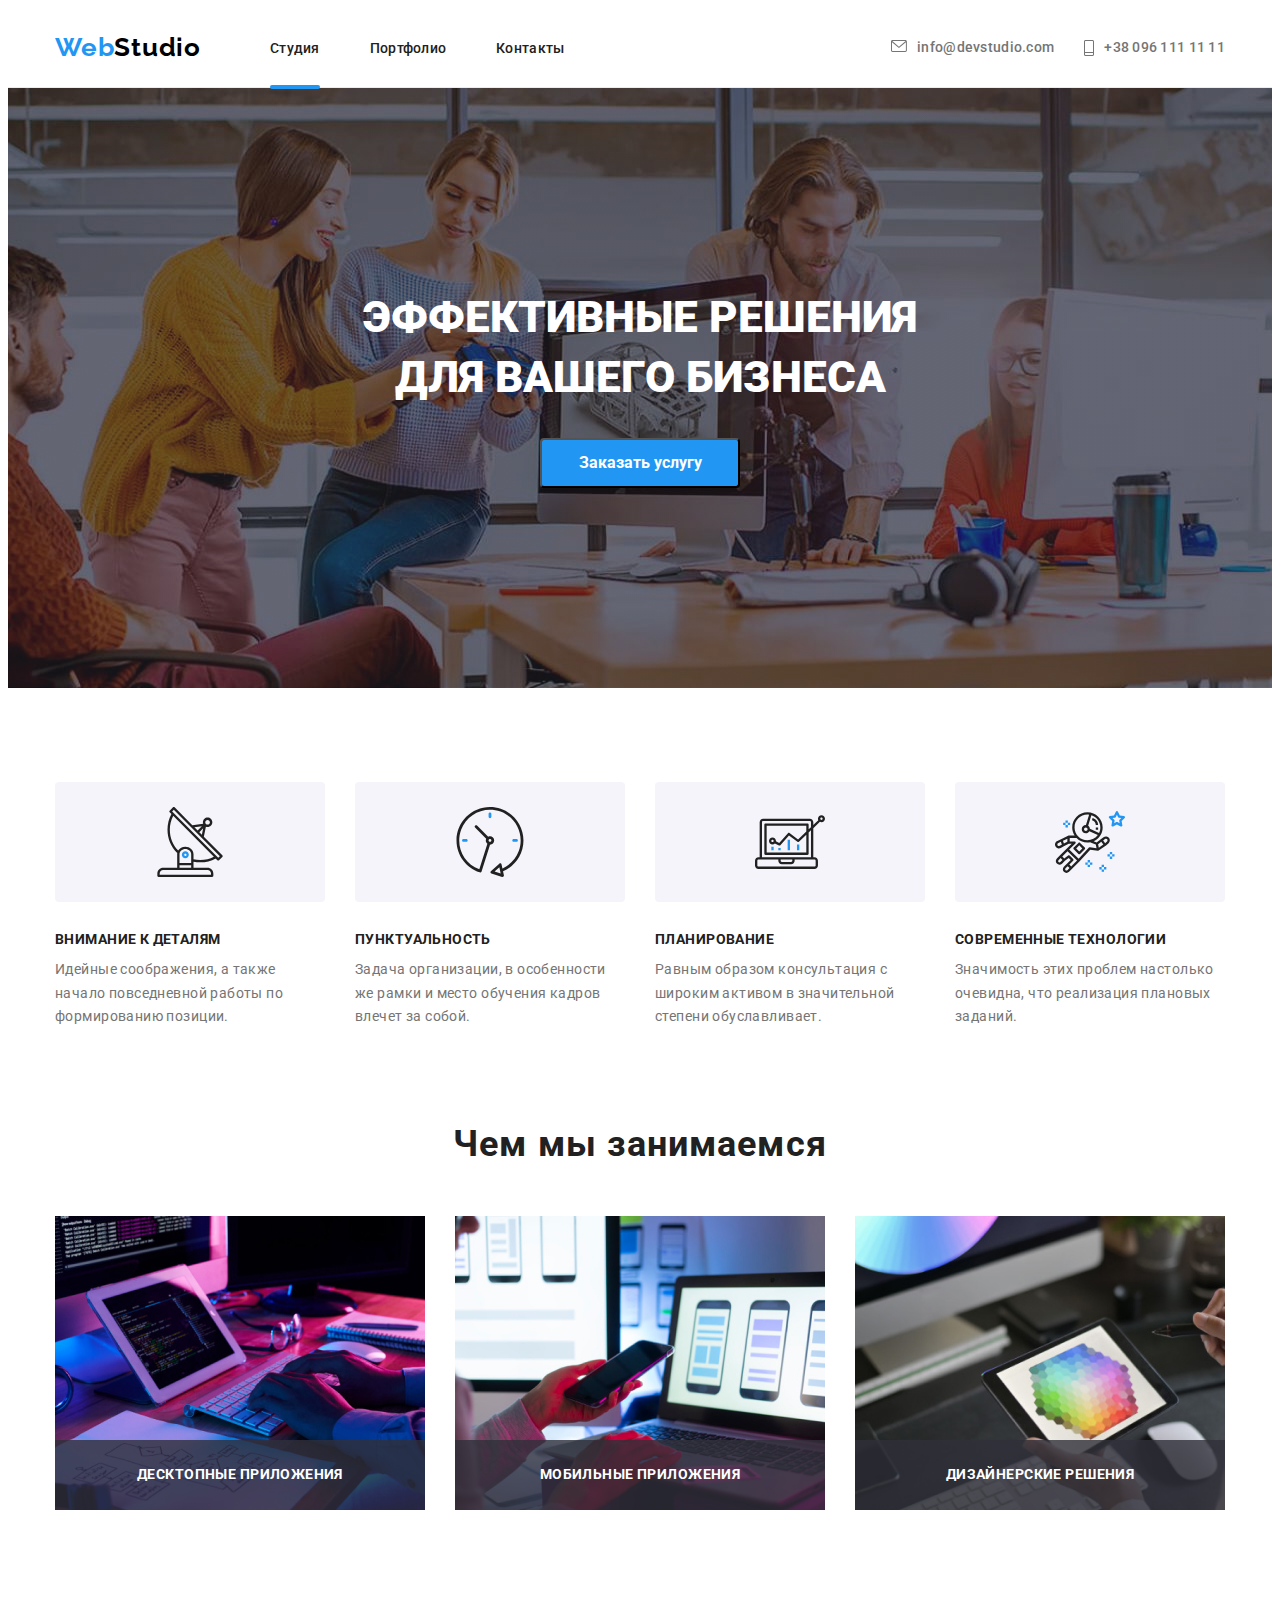
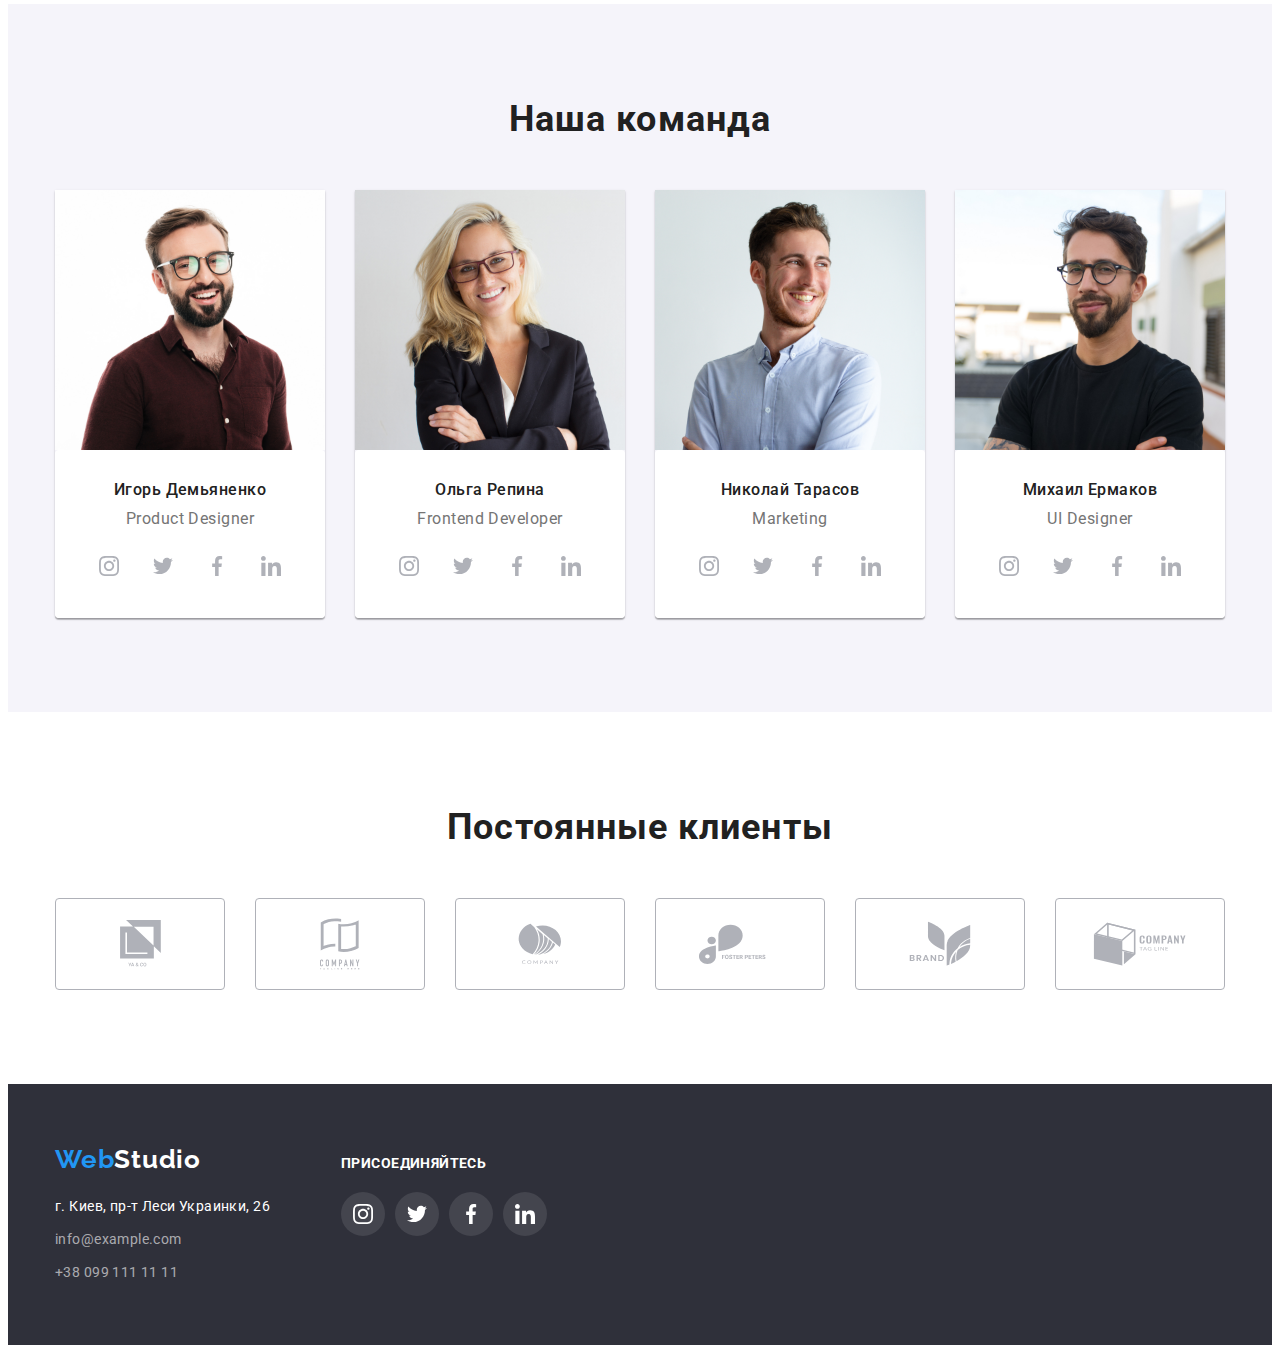
<file: index.html>
<!DOCTYPE html>
<html lang="ru">
<head>
    <meta charset="UTF-8">
    <meta http-equiv="X-UA-Compatible" content="IE=edge">
    <meta name="viewport" content="width=device-width, initial-scale=1.0">
    <title>Document</title> 
    <link rel="preconnect" href="https://fonts.googleapis.com">
    <link rel="preconnect" href="https://fonts.gstatic.com" crossorigin>
    <link href="https://fonts.googleapis.com/css2?family=Raleway:wght@700&family=Roboto:wght@400;500;700;900&display=swap" rel="stylesheet">
    <link rel="stylesheet" href="https://cdnjs.cloudflare.com/ajax/libs/modern-normalize/1.1.0/modern-normalize.min.css" integrity="sha512-wpPYUAdjBVSE4KJnH1VR1HeZfpl1ub8YT/NKx4PuQ5NmX2tKuGu6U/JRp5y+Y8XG2tV+wKQpNHVUX03MfMFn9Q==" crossorigin="anonymous" referrerpolicy="no-referrer" />
    <link rel="stylesheet" href="./css/styles.css" />
</head>

<body>
<header class="header">
    <div class="container">
<nav class="header-nav">
    <a class="logo link" href="" lang="en">Web<span class="logo-accent">Studio</span></a>
    
    <ul class="header-list list"> 
        <li class="header-item"><a href="./index.html" class="header-link link studia curent ">Студия</a></li>
        <li class="header-item"><a href="./portfolio.html" class="header-link link portfolio">Портфолио</a></li>
        <li class="header-item"><a href="" class="header-link link contacts">Контакты</a></li>
    </ul>
</nav>
    <ul class="header-connect list">
        <li class="header-connect-item"><a href="mailto:info@devstudio.com" class="header-mail link">
        <svg class="header-icon" width="16" height="12">
            <use href="./img/icons-four.svg#icon-envelope"></use>
        </svg> info@devstudio.com</a>
        </li>
        <li class="header-connect-item"><a href="tel:+380961111111" class="header-tel link">
        <svg class="header-icon" width="10" height="16">
            <use href="./img/icons-four.svg#icon-Vector"></use>
        </svg> +38 096 111 11 11</a>
        </li>
    </ul>
</div>

</header>

<main>   
<section class="business">
    <div class="container">
        <h1 class="main-title">ЭФФЕКТИВНЫЕ РЕШЕНИЯ <br>ДЛЯ ВАШЕГО БИЗНЕСА</h1>
        <button type="button" class="business-btn" data-modal-open>Заказать услугу</button>
    </div>
</section>
<section class="option">
        <ul class="option-soc-list list">
            <li class="option-soc-item">
                <div class="option-soc">
                <svg class="option-soc-icon" width="70" height="70">
                    <use href="./img/icons-three.svg#icon-antenna-1"></use>
                </svg>
                </div>
            </li>
            <li class="option-soc-item">
                <div class="option-soc">
                <svg class="option-soc-icon" width="70" height="70">
                    <use href="./img/icons-three.svg#icon-clock-1"></use>
                </svg>
                </div>
            </li>
            <li class="option-soc-item">
                <div class="option-soc">
                <svg class="option-soc-icon" width="70" height="70">
                    <use href="./img/icons-three.svg#icon-diagram-1"></use>
                </svg>
                </div>
            </li>
            <li class="option-soc-item">
                <div class="option-soc">
                <svg class="option-soc-icon" width="70" height="70">
                    <use href="./img/icons-three.svg#icon-astronaut-1"></use>
                </svg>
                </div>
            </li>
        </ul>
    <div class="container">
    <ul class="option-list list">
    <li class="option-item "> 
        <h3 class="option-item-title ">Внимание к деталям</h3>
    <p class="option-item-text">Идейные соображения, а также начало повседневной работы по формированию позиции. </p>
</li>
    <li class="option-item">
        <h3 class="option-item-title">Пунктуальность </h3>
    <p class="option-item-text">Задача организации, в особенности же рамки и место обучения кадров влечет за собой.</p>
</li>
    <li class="option-item">
        <h3 class="option-item-title">Планирование</h3>
    <p class="option-item-text">Равным образом консультация с широким активом в значительной степени обуславливает.</p>
</li>
    <li class="option-item">
        <h3 class="option-item-title">Современные технологии</h3>
    <p class="option-item-text">Значимость этих проблем настолько очевидна, что реализация плановых заданий.</p>
</li>
</ul>
</div>
</section>
<section class="work">
<div class="container">
<h2 class="work-title">Чем мы занимаемся</h2>
<ul class="work-list list">
    <li class="work-item">
        <div class="thumb list">
            <img src="img/cod.jpg" alt="верстка" width="370" height="294" class="work-pict">
            <p class="pre-text">Десктопные приложения</p> 
        </div>
    </li>
        
    <li class="work-item">
        <div class="thumb">
            <img src="img/telephone.jpg" alt="верстка" width="370" height="294"  class="work-pict">
            <p class="pre-text">Мобильные приложения</p>
        </div>
    </li>
    <li class="work-item">
        <div class="thumb">
            <img src="img/laptop.jpg" alt="верстка" width="370" height="294" class="work-pict">
            <p class="pre-text">Дизайнерские решения</p>
        </div>
    </li>
</ul>
</div>
</section>
<section class="hero">
    <div class="container">
<h2 class="hero-title">Наша команда</h2>
<ul class="hero-list list">
    <li class="hero-item">       
        <img src="./img/igor.jpg" alt="работник1" width="270" height="260"  class="hero-pict">
        <div class="about-people">
        <h3 class="hero-name">Игорь Демьяненко</h3>
        <p class="hero-work">Product Designer</p>
        <ul class="hero-soc-list list">
            <li class="hero-soc-item"><a href="" class="hero-soc-link link">
                <svg class="hero-soc-icon" width="20" height="20">
                    <use href="./img/icons.svg#icon-instagram-2-1"></use>
                </svg>
            </a></li>
            <li class="hero-soc-item"><a href="" class="hero-soc-link link">
                <svg class="hero-soc-icon" width="20" height="20">
                    <use href="./img/icons.svg#icon-twitter-1-1"></use>
                </svg>
            </a></li>
            <li class="hero-soc-item"><a href="" class="hero-soc-link link">
                <svg class="hero-soc-icon" width="20" height="20">
                    <use href="./img/icons.svg#icon-facebook-1-1"></use>
                </svg>
            </a></li>
            <li class="hero-soc-item"><a href="" class="hero-soc-link link">
                <svg class="hero-soc-icon" width="20" height="20">
                    <use href="./img/icons.svg#icon-linkedin-1-1"></use>
                </svg>
            </a></li>
        </ul>
        </div>
    </li>

    <li class="hero-item">
                            
        <img src="./img/olha.jpg" alt="работник2" width="270" height="260" class="hero-pict">
        <div class="about-people">
        <h3 class="hero-name">Ольга Репина</h3>
        <p class="hero-work">Frontend Developer</p>
        <ul class="hero-soc-list list">
            <li class="hero-soc-item"><a href="" class="hero-soc-link link">
                <svg class="hero-soc-icon" width="20" height="20">
                    <use href="./img/icons.svg#icon-instagram-2-1"></use>
                </svg>
            </a></li>
            <li class="hero-soc-item"><a href="" class="hero-soc-link link">
                <svg class="hero-soc-icon" width="20" height="20">
                    <use href="./img/icons.svg#icon-twitter-1-1"></use>
                </svg>
            </a></li>
            <li class="hero-soc-item"><a href="" class="hero-soc-link link">
                <svg class="hero-soc-icon" width="20" height="20">
                    <use href="./img/icons.svg#icon-facebook-1-1"></use>
                </svg>
            </a></li>
            <li class="hero-soc-item"><a href="" class="hero-soc-link link">
                <svg class="hero-soc-icon" width="20" height="20">
                    <use href="./img/icons.svg#icon-linkedin-1-1"></use>
                </svg>
            </a></li>
        </ul>
        </div>   
    </li>
    <li class="hero-item">                
        <img src="./img/nikolay.jpg" alt="работник3" width="270" height="260" class="hero-pict">
        <div class="about-people">
        <h3 class="hero-name">Николай Тарасов</h3>
        <p class="hero-work">Marketing</p>
        <ul class="hero-soc-list list">
            <li class="hero-soc-item"><a href="" class="hero-soc-link link">
                <svg class="hero-soc-icon" width="20" height="20">
                    <use href="./img/icons.svg#icon-instagram-2-1"></use>
                </svg>
            </a></li>
            <li class="hero-soc-item"><a href="" class="hero-soc-link link">
                <svg class="hero-soc-icon" width="20" height="20">
                    <use href="./img/icons.svg#icon-twitter-1-1"></use>
                </svg>
            </a></li>
            <li class="hero-soc-item"><a href="" class="hero-soc-link link">
                <svg class="hero-soc-icon" width="20" height="20">
                    <use href="./img/icons.svg#icon-facebook-1-1"></use>
                </svg>
            </a></li>
            <li class="hero-soc-item"><a href="" class="hero-soc-link link">
                <svg class="hero-soc-icon" width="20" height="20">
                    <use href="./img/icons.svg#icon-linkedin-1-1"></use>
                </svg>
            </a></li>
        </ul>
        </div>
    </li>

    <li class="hero-item"> 
        <img src="./img/mihail.jpg" alt="работник4" width="270" height="260" class="hero-pict">
        <div class="about-people">
        <h3 class="hero-name">Михаил Ермаков</h3>
        <p class="hero-work">UI Designer</p> 
        <ul class="hero-soc-list list">
            <li class="hero-soc-item"><a href="" class="hero-soc-link link">
                <svg class="hero-soc-icon" width="20" height="20">
                    <use href="./img/icons.svg#icon-instagram-2-1"></use>
                </svg>
            </a></li>
            <li class="hero-soc-item"><a href="" class="hero-soc-link link">
                <svg class="hero-soc-icon" width="20" height="20">
                    <use href="./img/icons.svg#icon-twitter-1-1"></use>
                </svg>
            </a></li>
            <li class="hero-soc-item"><a href="" class="hero-soc-link link">
                <svg class="hero-soc-icon" width="20" height="20">
                    <use href="./img/icons.svg#icon-facebook-1-1"></use>
                </svg>
            </a></li>
            <li class="hero-soc-item"><a href="" class="hero-soc-link link">
                <svg class="hero-soc-icon" width="20" height="20">
                    <use href="./img/icons.svg#icon-linkedin-1-1"></use>
                </svg>
            </a></li>
        </ul>         
        </div>
    </li>
</ul>
</div>
</section>
<section class="customers">
<h2 class="customers-title">Постоянные клиенты</h2>
<ul class="customers-list list">
    <li class="customers-item"><a href="" class="customers-link">
        <svg class="customers-icon" width="41" height="46.7">
            <use href="./img/icons-two.svg#icon-Union-2"></use>
        </svg>
    </a></li>
    <li class="customers-item"><a href="" class="customers-link">
        <svg class="customers-icon" width="40" height="52">
            <use href="./img/icons-two.svg#icon-Union-1"></use>
        </svg>
    </a></li>
    <li class="customers-item"><a href="" class="customers-link">
        <svg class="customers-icon" width="43.46" height="41.18">
            <use href="./img/icons-two.svg#icon-Object-2"></use>
        </svg>
    </a></li>
    <li class="customers-item"><a href="" class="customers-link">
        <svg class="customers-icon" width="84.44" height="40.62">
            <use href="./img/icons-two.svg#icon-group-2"></use>
        </svg>
    </a></li>
    <li class="customers-item"><a href="" class="customers-link">
        <svg class="customers-icon" width="62.54" height="45.43">
            <use href="./img/icons-two.svg#icon-group-1"></use>
        </svg>
    </a></li>
    <li class="customers-item"><a href="" class="customers-link">
        <svg class="customers-icon" width="93.79" height="43.93">
            <use href="./img/icons-two.svg#icon-Object-1"></use>
        </svg>
    </a></li>
</ul>
</section>
</main>
<footer class="footer">
    <div class="footer-container container">
    <div class="address-container">   
    <a class="logo link" href="" lang="en">Web<span class="logo-accent-two">Studio</span></a>
    <address>
        <ul class="footer-list list">
        <li class="footer-item"><a href="https://bit.ly/3pXMvUd" target="_blank" rel="noopener noreferrer" class="footer-link-place link">г. Киев, пр-т
            Леси Украинки, 26</a> </li>
        <li class="footer-item"><a href="mailto:info@example.com" class="footer-mail link">info@example.com</a> </li>
        <li class="footer-item"><a href="tel:+380991111111" class="footer-tel link">+38 099 111 11 11</a> </li>
        </ul>
    </address>
    </div>
    <div class="join">
        <strong class="join-title">присоединяйтесь</strong>
        <ul class="join-list list">
            <li class="join-item">
                <a href="" class="join-link link">
                    <svg class="join-icon" width="20" height="20">
                        <use href="./img/icons.svg#icon-instagram-2-1"></use>
                    </svg>
                </a>
            </li>
            <li class="join-item">
                <a href="" class="join-link link">
                    <svg class="join-icon" width="20" height="20">
                        <use href="./img/icons.svg#icon-twitter-1-1"></use>
                    </svg>
                </a>
            </li>
            <li class="join-item">
                <a href="" class="join-link link">
                    <svg class="join-icon" width="20" height="20">
                        <use href="./img/icons.svg#icon-facebook-1-1"></use>
                    </svg>
                </a>
            </li>
            <li class="join-item">
                <a href="" class="join-link link">
                    <svg class="join-icon" width="20" height="20">
                        <use href="./img/icons.svg#icon-linkedin-1-1"></use>
                    </svg>
                </a>
            </li>
        </ul>
    </div>
    </div>
    </footer>
    <div class="backdrop is-hidden" data-modal>
        <div class="modal">
            <button type="button" class="window-btn" data-modal-close>
                <svg class="close-icon" width="18" height="18">
                    <use href="/img/close.svg#icon-close"></use>
                </svg>
            </button>
        </div>
    </div>
    <script src="./jc/modal.js"></script>
</body>
</html>
</file>
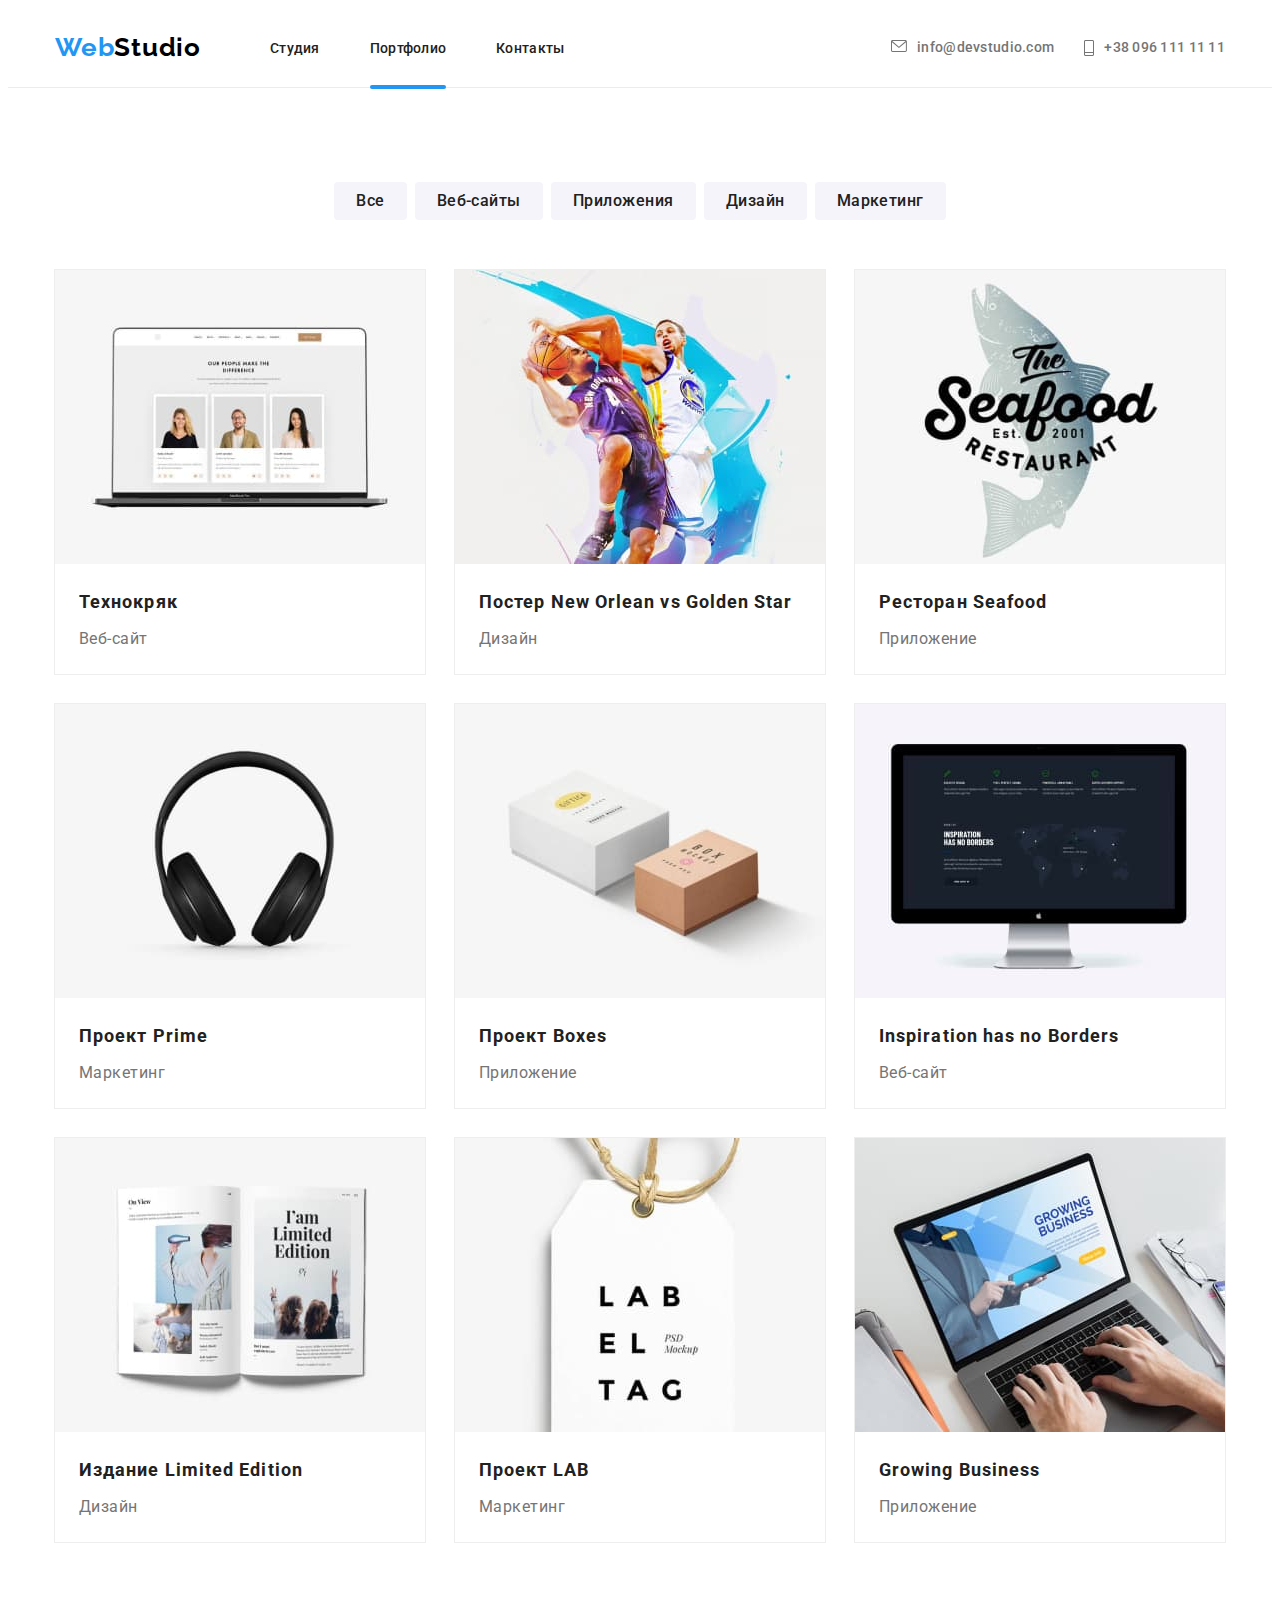
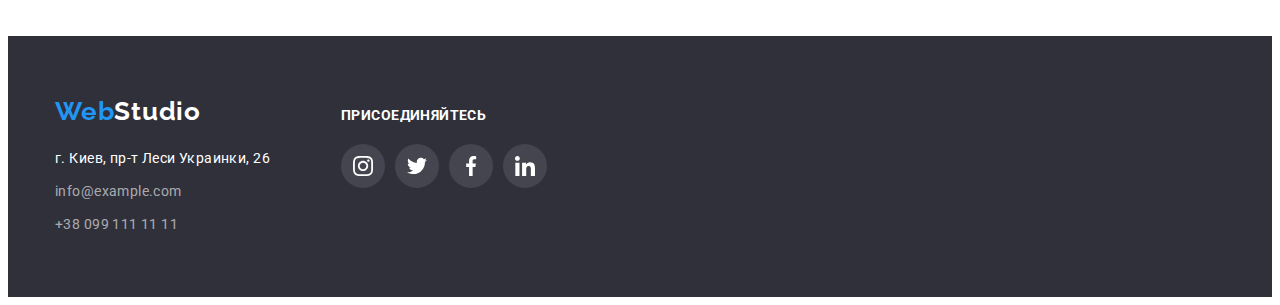
<file: portfolio.html>
<!DOCTYPE html>
<html lang="ru">
<head>
    <meta charset="UTF-8">
    <meta http-equiv="X-UA-Compatible" content="IE=edge">
    <meta name="viewport" content="width=device-width, initial-scale=1.0">
    <title>Document</title>
    <link rel="preconnect" href="https://fonts.googleapis.com">
<link rel="preconnect" href="https://fonts.gstatic.com" crossorigin>
<link href="https://fonts.googleapis.com/css2?family=Raleway:wght@700&family=Roboto:wght@400;500;700;900&display=swap" rel="stylesheet">
<link rel="stylesheet" href="https://cdnjs.cloudflare.com/ajax/libs/modern-normalize/1.1.0/modern-normalize.min.css" integrity="sha512-wpPYUAdjBVSE4KJnH1VR1HeZfpl1ub8YT/NKx4PuQ5NmX2tKuGu6U/JRp5y+Y8XG2tV+wKQpNHVUX03MfMFn9Q==" crossorigin="anonymous" referrerpolicy="no-referrer" />
<link rel="stylesheet" href="./css/styles.css" />
</head>
<body>
    
    <header class="header">
        <div class="container">
    <nav class="header-nav">
        <a class="logo link" href="" lang="en">Web<span class="logo-accent">Studio</span></a>
        
    <ul class="header-list list"> 
        <li class="header-item"><a href="./index.html" class="header-link link studia ">Студия</a></li>
        <li class="header-item"><a href="./portfolio.html" class="header-link link portfolio curent">Портфолио</a></li>
        <li class="header-item"><a href="" class="header-link link contacts">Контакты</a></li>
    </ul>
    </nav>
    <ul class="header-connect list">
        <li class="header-connect-item"><a href="mailto:info@devstudio.com" class="header-mail link">
            <svg class="header-icon" width="16" height="12">
                <use href="./img/icons-four.svg#icon-envelope"></use>
            </svg> info@devstudio.com</a>
        </li>
        <li class="header-connect-item"><a href="tel:+380961111111" class="header-tel link">
            <svg class="header-icon" width="10" height="16">
                <use href="./img/icons-four.svg#icon-Vector"></use>
            </svg> +38 096 111 11 11</a>
        </li>
    </ul>
    </div>
    
    </header>
    <main>
<section class="main-box">
    <div class="container">
    <ul class="main-list list">
        <li class="main-item"><button type="button" class="main-btn">Все</button></li>
        <li class="main-item"><button type="button" class="main-btn">Веб-сайты</button></li>
        <li class="main-item"><button type="button" class="main-btn">Приложения</button></li>
        <li class="main-item"><button type="button" class="main-btn">Дизайн</button></li>
        <li class="main-item"><button type="button" class="main-btn">Маркетинг</button></li>
    </ul>
    <ul class="box-list list">
        <li class="box-item">
            <div class="box-wrap"><a href="" class="box-link link"> <img src="./images/img1.jpg" alt="веб-сайт" width="370" height="294" class="box-photo">
                <p class="box-pre-text">Ресурс предлагает комплексные предложения с разным уровнем функционала и сервисов. Все это позволит посетителю получить исчерпывающие сведения о компании или частном лице.</p>
            </div>
        <div class="about-box">
        <h3 class="box-title">Технокряк</h3>
                    <p class="box-text">Веб-сайт</p>
            </div>    
        </a>
        </li>
        <li class="box-item " >
            <div class="box-wrap">
                <a href="" class="box-link link">  <img src="./images/img2.jpg" alt="дизайн" width="370" height="294" class="box-photo">
                    <p class="box-pre-text">Ресурс предлагает комплексные предложения с разным уровнем функционала и сервисов. Все это позволит посетителю получить исчерпывающие сведения о компании или частном лице.</p>
            </div>
        <div class="about-box">     
        <h3 class="box-title">Постер New Orlean vs Golden Star</h3>
                    <p class="box-text">Дизайн</p>
        </div>     
            </a>
        </li>
        <li class="box-item">
            <div class="box-wrap">
                <a href="" class="box-link link"><img src="./images/img3.jpg" alt="приложение" width="370" height="294" class="box-photo">
                    <p class="box-pre-text">Ресурс предлагает комплексные предложения с разным уровнем функционала и сервисов. Все это позволит посетителю получить исчерпывающие сведения о компании или частном лице.</p>
            </div>
            <div class="about-box">   
            <h3 class="box-title">Ресторан Seafood</h3>
                    <p class="box-text">Приложение</p>
            </div>    
        </a>
        </li>
        <li class="box-item">
            <div class="box-wrap">
                <a href="" class="box-link link"><img src="./images/img4.jpg" alt="маркетинг" width="370" height="294" class="box-photo">
                    <p class="box-pre-text">Ресурс предлагает комплексные предложения с разным уровнем функционала и сервисов. Все это позволит посетителю получить исчерпывающие сведения о компании или частном лице.</p>
            </div>
            <div class="about-box">    
            <h3 class="box-title">Проект Prime</h3>
                    <p class="box-text">Маркетинг</p>
            </div>    
            </a>
        </li>
        <li class="box-item">
            <div class="box-wrap">
                <a href="" class="box-link link"><img src="./images/img5.jpg" alt="приложение" width="370" height="294" class="box-photo">
                    <p class="box-pre-text">Ресурс предлагает комплексные предложения с разным уровнем функционала и сервисов. Все это позволит посетителю получить исчерпывающие сведения о компании или частном лице.</p>
            </div>
            <div class="about-box">    
            <h3 class="box-title">Проект Boxes</h3>
                    <p class="box-text">Приложение</p>
            </div>    
            </a>
        </li>
        <li class="box-item">
            <div class="box-wrap">
                <a href="" class="box-link link"><img src="./images/img6.jpg" alt="веб-сайт" width="370" height="294" class="box-photo">
                    <p class="box-pre-text">Ресурс предлагает комплексные предложения с разным уровнем функционала и сервисов. Все это позволит посетителю получить исчерпывающие сведения о компании или частном лице.</p>
            </div>
            <div class="about-box">    
            <h3 class="box-title">Inspiration has no Borders</h3>
                    <p class="box-text">Веб-сайт</p>
            </div>    
            </a>
        </li>
        <li class="box-item">
            <div class="box-wrap">
                <a href="" class="box-link link"><img src="./images/img7.jpg" alt="дизайн" width="370" height="294" class="box-photo">
                    <p class="box-pre-text">Ресурс предлагает комплексные предложения с разным уровнем функционала и сервисов. Все это позволит посетителю получить исчерпывающие сведения о компании или частном лице.</p>
            </div>
            <div class="about-box">    
            <h3 class="box-title">Издание Limited Edition</h3>
                    <p class="box-text">Дизайн</p>
            </div>    
            </a>
        </li>
        <li class="box-item">
            <div class="box-wrap">
                <a href="" class="box-link link"><img src="./images/img8.jpg" alt="маркетинг" width="370" height="294" class="box-photo">
                    <p class="box-pre-text">Ресурс предлагает комплексные предложения с разным уровнем функционала и сервисов. Все это позволит посетителю получить исчерпывающие сведения о компании или частном лице.</p>
            </div>
            <div class="about-box">    
            <h3 class="box-title">Проект LAB</h3>
                    <p class="box-text">Маркетинг</p>
            </div>    
            </a>
        </li>
        <li class="box-item">
            <div class="box-wrap">
                <a href="" class="box-link link"><img src="./images/img9.jpg" alt="приложение" width="370" height="294" class="box-photo">
                    <p class="box-pre-text">Ресурс предлагает комплексные предложения с разным уровнем функционала и сервисов. Все это позволит посетителю получить исчерпывающие сведения о компании или частном лице.</p>
            </div>
            <div class="about-box">    
            <h3 class="box-title">Growing Business</h3>
                    <p class="box-text">Приложение</p>
            </div>    
            </a>
        </li>
    </ul>
</div>
</section>
    </main>
    <footer class="footer">
        <div class="footer-container container">
        <div class="address-container">   
        <a class="logo link" href="" lang="en">Web<span class="logo-accent-two">Studio</span></a>
    
        <address>
            <ul class="footer-list list">
            <li class="footer-item"><a href="https://bit.ly/3pXMvUd" target="_blank" rel="noopener noreferrer" class="footer-link-place link">г. Киев, пр-т
                Леси Украинки, 26</a> </li>
            <li class="footer-item"><a href="mailto:info@example.com" class="footer-mail link">info@example.com</a> </li>
            <li class="footer-item"><a href="tel:+380991111111" class="footer-tel link">+38 099 111 11 11</a> </li>
            </ul>
        </address>
        </div>
        <div class="join">
            <strong class="join-title">присоединяйтесь</strong>
            <ul class="join-list list">
                <li class="join-item">
                    <a href="" class="join-link link">
                        <svg class="join-icon" width="20" height="20">
                            <use href="./img/icons.svg#icon-instagram-2-1"></use>
                        </svg>
                    </a>
                </li>
                <li class="join-item">
                    <a href="" class="join-link link">
                        <svg class="join-icon" width="20" height="20">
                            <use href="./img/icons.svg#icon-twitter-1-1"></use>
                        </svg>
                    </a>
                </li>
                <li class="join-item">
                    <a href="" class="join-link link">
                        <svg class="join-icon" width="20" height="20">
                            <use href="./img/icons.svg#icon-facebook-1-1"></use>
                        </svg>
                    </a>
                </li>
                <li class="join-item">
                    <a href="" class="join-link link">
                        <svg class="join-icon" width="20" height="20">
                            <use href="./img/icons.svg#icon-linkedin-1-1"></use>
                        </svg>
                    </a>
                </li>
            </ul>
        </div>
        </div>
        </footer>
</body>
</html>
<!-- <section class="work">
    <div class="container">
    <h2 class="work-title">Чем мы занимаемся</h2>
    <ul class="work-list list">
        <li class="work-item">
            <img src="img/cod.jpg" alt="верстка" width="370" height="294" class="work-pict"> 
        </li>
        <li class="work-item"> 
            <img src="img/telephone.jpg" alt="верстка" width="370" height="294"  class="work-pict">
        </li>
        <li class="work-item">
            <img src="img/laptop.jpg" alt="верстка" width="370" height="294" class="work-pict">
        </li>
    </ul>
    <ul class="work-pre-list list">
        <li class="work-pre-item">
            <p class="pre-text">Десктопные приложения</p>
        </li>
        <li class="work-pre-item">
            <p class="pre-text">Мобильные приложения</p>
        </li>
        <li class="work-pre-item">
            <p class="pre-text">Дизайнерские решения</p>
        </li>
    </ul>
    </div>
    </section> -->
</file>
<file: css/styles.css>
:root {
    --header-color: #212121;
    --title-color:#212121;
    --text-color:#757575;
    --btn-color:#2196F3;
    --second-title-color:#FFFFFF;
    --logo-colar:#2196F3;
    --header-link-color:#757575;
    --second-btn-color:#212121;
}
img {
  display: block;
}

* {
  box-sizing: border-box;
}
address {
  font-style: normal;
}
p, h1, h2, h3, h4, h5, h6{
  margin: 0;
}
ul{
  margin: 0;
  padding-left: 0;
}


body{
font-family: 'Roboto', sans-serif;
color: #212121;

}
.list {
    list-style: none;
}
.link {
    text-decoration: none;
}
.container {
  width: 1200px;
  margin: 0 auto;
  padding-left: 15px;
  padding-right: 15px;
}
                                          /*header*/
.header {
  padding-top: 24px;
  padding-bottom: 24px;
  border-bottom: 1px solid #ECECEC;
}
.logo {font-family: 'Raleway',sans-serif;
    font-style: normal;
    font-weight: 700;
    font-size: 26px;
    line-height: 1.19;
    letter-spacing: 0.03em;
    color: var(--logo-colar);
    width: 145px;
    height: 31px;
  }
  .logo {
    margin-right: 70px;
  }
    .logo-accent {
        color: black;
    }
    .logo-accent-two{
      color: #FFFFFF;
    }
    .header-list {
      display: flex;;
    }
    .curent::after{
      position: absolute;
      
      bottom: -1px;
      content: "";
      display: block;
      width: 100%;
      height: 4px;
      background-color: #2196F3;
      border-radius: 2px;
      
      }
    .header-nav {
      display: flex;
      align-items: center;
    }
    .header .container {
    display: flex;
    align-items: center;
    }
  .header-link {
    padding-top: 32px;
    padding-bottom: 32px;
    position: relative;
    font-weight: 500;
    font-size: 14px;
    line-height: 1.14;  
    letter-spacing: 0.02em;
    color: var(--header-color);
    transition: color 250ms cubic-bezier(0.4, 0, 0.2, 1);
    
  }
  /* .header-list::after {
    content: "";
    position:absolute;
    
    display: block;
    width: 100%;
    height: 4px;
    border-radius: 4px;
    background-color: var(--btn-color)
    
  } */
    
  
  
  .header-item {
  margin-right: 50px;

  }
  .header-item:last-child {
    margin-right: 0;
  }
  
  .header-mail {
      
  font-weight: 500;
  font-size: 14px;
  line-height: 1.14;
  letter-spacing: 0.02em;
  color: var(--header-link-color);
  margin-right: 30px;
  transition: color 250ms cubic-bezier(0.4, 0, 0.2, 1);
  }
  .header-tel {
    font-weight: 500;
    font-size: 14px;
    line-height: 1.14;
    letter-spacing: 0.02em;
    color: var(--header-link-color);
    transition: color 250ms cubic-bezier(0.4, 0, 0.2, 1);
  }
  .header-connect {
    margin-left: auto;
    display: flex;
  }
  .header-tel, .header-mail {
  
  display: flex;
  }
  .header-icon {
    fill: #757575;
    margin-right: 10px;  
    transition: color 250ms cubic-bezier(0.4, 0, 0.2, 1);
  }

  .header-link:hover,
  .header-link:focus {
    color: var(--btn-color);
  }
  .header-mail:hover,
  .header-mail:focus {
    color: var(--btn-color);
  }
  .header-mail:hover .header-icon,
  .header-mail:focus .header-icon {
    fill: var(--btn-color);
  }
  .header-tel:hover,
  .header-tel:focus {
    color: var(--btn-color);
  }

  .header-tel:hover .header-icon,
  .header-tel:focus .header-icon{
    color: var(--btn-color);
    fill: var(--btn-color);
  }

  .business-btn:hover,
  .business-btn:focus {
    background: var(--btn-color);
  }
  .main-btn:hover,
  .main-btn:focus {
    background: var(--btn-color);
    color: #FFFFFF;
    box-shadow: 0px 3px 1px rgba(0, 0, 0, 0.1), 0px 1px 2px rgba(0, 0, 0, 0.08), 0px 2px 2px rgba(0, 0, 0, 0.12);
  }
  .footer-link-place:hover,
  .footer-link-place:focus {
    color: var(--btn-color);
  }
  .footer-mail:hover,
  .footer-mail:focus {
    color: var(--btn-color);
  }
  .footer-tel:hover,
  .footer-tel:focus {
    color: var(--btn-color);

  }
                                        /*main*/

  .business{
  background: #2F303A;
  background-image: linear-gradient(rgba(47, 48, 58, 0.4),
  rgba(47, 48, 58, 0.4)), url(../img/photo_bg.jpg);
  max-width: 1600px;
  margin: 0px auto;
  background-repeat: no-repeat;
  background-position: center;
  background-size: cover;
  padding-top: 200px;
  padding-bottom: 200px;
}                                        
.main-title {
    font-weight: 900;
font-size: 44px;
line-height: 1.36;
color:var(--second-title-color);
text-align: center;
margin-bottom: 30px;
width: 696px;
margin-left: auto;
margin-right: auto;
}


  .business-btn {
    font-family: 'Roboto';
    font-style: normal;
    font-weight: 700;
    font-size: 16px;
    line-height: 1.88;
    min-width: 200px;
    height: 50px;
    margin: 0 auto;
    display: block;
    background: #2196F3;
    box-shadow: 0px 4px 4px rgba(0, 0, 0, 0.15);
    border-radius: 4px;
    color: #FFFFFF;
    transition: color 250ms linear, background 250ms linear ;
  }   
  .option {
    padding-top: 94px;
    padding-bottom: 94px;
  }
    .option-list {
    display: flex;

    }
    .option-item:not(:last-child) {
      margin-right: 30px;
    }
    .option-item {
      width: 270px;
    }
  
  .option-item-title {
    font-weight: 700;
    font-size: 14px;
    line-height: 1.14;
    letter-spacing: 0.03em;
    text-transform: uppercase;
    color: var(--title-color);
    margin-bottom: 10px;
  } 
  .option-item-text {
    font-size: 14px;
    line-height: 1.71;
    letter-spacing: 0.03em;
    
    color: var(--text-color);
  }     

  .option-soc-list {
  display: flex;
  justify-content: center;
  }

  .option-soc-item {
    width: 270px;
    height: 120px;
    background: #F5F4FA;
    border-radius: 4px;
    margin-bottom: 30px;
    margin-left: 30px;
  }

  .option-soc-item:first-child {
    margin-left: 0px;
  }

  .option-soc {
    display: flex;
    width: 100%;
    height: 100%;
    justify-content: center;
    align-items: center;
  }




  .work {
    padding-bottom: 94px;
  }
  .work-title {
    font-weight: 700;
    font-size: 36px;
    line-height: 1.17;
    letter-spacing: 0.03em;
    color: var(--title-color);
    margin-bottom: 50px;
    text-align: center;
  }   
  .work-list {
    display: flex;
  }
  .work-item:not(:last-child) {
    margin-right: 30px;

  } 
  
  
  
  .thumb {
    position: relative;
    

  }
  .thumb> .pre-text {
    position: absolute;
    left: 0;
    bottom: 0;
    color:#FFFFFF ;
    background-color: rgba(47, 48, 58, 0.8);
    display: flex;
    align-items: center;
    justify-content: center;
    width: 370px;
    height: 70px;
    
  }

  .pre-text {
    font-weight: 700;
    font-size: 14px;
    line-height: 1.14;
    text-align: center;
    letter-spacing: 0.03em;
    text-transform: uppercase;
    color: #FFFFFF;
    
  }
  
  .hero {
    background: #F5F4FA;
    padding-top: 94px;
    padding-bottom: 94px; 
  }
  .hero-title {
    font-weight: 700;
    font-size: 36px;
    line-height: 1.17;
    letter-spacing: 0.03em;
    color: var(--title-color);
    text-align: center;
    margin-bottom: 50px;
  }  
  .hero-list {
    display: flex;
    margin: -15px;
  }
  /* .hero-item:not(:last-child) {
    margin-right: 30px; 

  } */
  .hero-item {
    /* flex-basic: calc((100% - 120px) / 4); */
    flex-basis: calc(100% / 4 - 30px);
    margin: 15px;
    box-shadow: 0px 1px 3px rgba(0, 0, 0, 0.12), 0px 1px 1px rgba(0, 0, 0, 0.14), 0px 2px 1px rgba(0, 0, 0, 0.2);
    border-radius: 0px 0px 4px 4px; 
  }
  .about-people {
    padding-top: 30px;
    padding-bottom: 30px;
    text-align: center;
    background-color: #FFFFFF;
    border-radius: 4px;
  }

  .hero-name {
    font-weight: 500;
    font-size: 16px;
    line-height: 1.19;
    letter-spacing: 0.03em;
    color: var(--title-color);
    margin-bottom: 10px;
  }     
  .hero-work {
    font-size: 16px;
    line-height: 1.19;
    letter-spacing: 0.03em;
    
    color: var(--text-color);
    margin-bottom: 16px;
  }   

  .hero-soc-list {
    display: flex;
    justify-content: center;
  }

  .hero-soc-item {
    width: 44px;
    height: 44px;
    margin-left: 10px;

  }
  
  .hero-soc-item:first-child {
    margin-left: 0px;
  }

  .hero-soc-link {
    display: flex;
    align-items: center; 
    justify-content: center; 
    width: 100%;
    height: 100%;
    border-radius: 50px;
    transition: background 250ms cubic-bezier(0.4, 0, 0.2, 1);
  }
  .hero-soc-icon {
    fill:  #AFB1B8;
    transition: fill 250ms cubic-bezier(0.4, 0, 0.2, 1)
  }

  .hero-soc-link:hover,
  .hero-soc-link:focus {
    background: #2196F3;
  }

  .hero-soc-link:hover .hero-soc-icon,
  .hero-soc-link:focus .hero-soc-icon {
    fill: #FFFFFF;
  }
  
  .customers {
    padding-top: 94px;
    padding-bottom: 94px;
    
  }

  .customers-title {
    font-weight: 700;
    font-size: 36px;
    line-height: 1.17;
    text-align: center;
    letter-spacing: 0.03em;
    color: #212121;
    text-align: center;
    margin-bottom: 50px;
  }
  .customers-list {
    display: flex;
    justify-content: center;
  }

  .customers-item {
    width: 170px;
    height: 92px;
    margin-left: 30px; 
    border: 1px solid #AFB1B8;
    border-radius: 4px;
  }
  .customers-item:first-child {
    margin-left: 0px;
  }

  .customers-icon {
    fill: #AFB1B8;
    transition: fill 250ms cubic-bezier(0.4, 0, 0.2, 1);
  }

  .customers-link {
    display: flex;
    align-items: center ;
    justify-content: center;
    width: 100%;
    height: 100%;
    transition: background 250ms cubic-bezier(0.4, 0, 0.2, 1);
  }
  
  .customers-link:hover,
  .customers-link:focus {
    border: 1px solid #2196F3;
  }

  .customers-link:hover .customers-icon,
  .customers-link:focus .customers-icon {
    fill: #2196F3;
  }

                                    /*footer*/
  .footer {
    background: #2F303A;
    padding-top: 60px;
    padding-bottom: 60px; 
    
  }
  .footer-container {
    display: flex;
    align-items: baseline;
  }
  .address-container {
    margin-right: 70px;
  }
  
  .footer-list {
    margin-top: 20px;
  }

  .footer-link-place {
    font-size: 14px;
    line-height: 1.71;
    letter-spacing: 0.03em;
    color: var(--second-title-color);
    transition: color 250ms cubic-bezier(0.4, 0, 0.2, 1);
  }
  .footer-mail {
    font-size: 14px;
    line-height: 1.71;
    letter-spacing: 0.03em;
    color: rgba(255, 255, 255, 0.6);
    transition: color 250ms cubic-bezier(0.4, 0, 0.2, 1);
  }
  .footer-tel {
    font-size: 14px;
    line-height: 1.71;
    letter-spacing: 0.03em;
    color: rgba(255, 255, 255, 0.6);
    transition: color 250ms cubic-bezier(0.4, 0, 0.2, 1);
  }
  .footer-item:not(:last-child) {
    margin-bottom: 9px;

  } 
  .join-title {
    font-weight: 700;
    font-size: 14px;
    line-height: 1.14;
    letter-spacing: 0.03em;
    color: #FFFFFF;
    display: block;
    margin-bottom: 20px;
    text-transform: uppercase; 
  }

  .join-list {
    display: flex;
    justify-content: center;
  }  
  .join-item {
    width: 44px;
    height: 44px;
    margin-left: 10px;
  }
  .join-item:first-child {
    margin-left: 0px;
  } 

  .join-link {
    display: flex;
    justify-content: center;
    align-items: center;
    width: 100%;
    height: 100%;
    border-radius: 50px;
    background: rgba(255, 255, 255, 0.1);
    transition: background 250ms cubic-bezier(0.4, 0, 0.2, 1);
  }   
  
  .join-icon {
    fill: #FFFFFF;
  } 

  .join-link:hover,
  .join-link:focus {
    background: #2196F3;
  }
    
  


                            /*main-portfolio*/
                            
  .main-box {
    padding-top: 94px;
    padding-bottom: 94px;
  } 

  .main-btn {
    font-family: 'Roboto';
    font-style: normal;
    font-weight: 500;
    font-size: 16px;
    line-height: 1.63;
    letter-spacing: 0.03em;
    color: var(--second-btn-color);
    padding: 6px 22px;
    background: #F5F4FA;
    border-radius: 4px;
    border: #FFFFFF;
    transition: color 250ms cubic-bezier(0.4, 0, 0.2, 1), background 250ms cubic-bezier(0.4, 0, 0.2, 1);
    
  }  
  .main-list {
    margin-bottom: 50px;
    display:flex;
    justify-content: center;
  }
  .main-item:not(:last-child) {
    margin-right: 8px;
  }
  
  .about-box {
    padding-top: 20px;
    padding-bottom: 20px;
    /* border: 1px solid #EEEEEE; */
    padding-left: 24px;
    padding-right: 24px;
  }
  .box-list {
    display: flex;
    flex-wrap: wrap;
    margin: -15px;
  }
  .box-item {
  flex-basis: calc(100% / 9 - 30px);
    margin: 15px; 
    outline: 1px solid #EEEEEE;
    transition: box-shadow 250ms cubic-bezier(0.4, 0, 0.2, 1);
    
  }


  .box-item:hover,
  .box-item:focus {
box-shadow: 0px 1px 1px rgba(0, 0, 0, 0.12), 0px 4px 4px 
rgba(0, 0, 0, 0.06), 1px 4px 6px rgba(0, 0, 0, 0.16);
  }
  .box-item:hover .box-pre-text {
    transform:translateY(0) ;
  }

  .box-title{
    font-weight: 700;
    font-size: 18px;
    line-height: 2.00;
    letter-spacing: 0.06em;
    color: var(--title-color);
    margin-bottom: 4px;
  
  }                                                   
  .box-text {
    font-size: 16px;
    line-height: 1.88;
    letter-spacing: 0.03em;
    
    color: var(--text-color);
  }  
  .box-wrap {
    position: relative;
    overflow: hidden;
  }  
  .box-pre-text {
    position: absolute;
    top: 0;
    font-weight: 400;
    font-size: 18px;
    line-height: 1.55;
    letter-spacing: 0.03em;
    color: #FFFFFF;
    background: rgba(33, 150, 243, 0.9);
    padding: 63px 24px;
    height: 100%;
    transform:translateY(100%) ;
    transition: transform 250ms cubic-bezier(0.4, 0, 0.2, 1);

  }
  .backdrop {
    position:fixed;
    top: 0;
    left: 0;
    width: 100%;
    height: 100%;
    background: rgba(0, 0, 0, 0.2);
    transition: opacity 250ms linear, visibility 250ms linear;
  }
  .backdrop.is-hidden .modal {
    transform: translate(-50%, -50%) scale(0);
  }
  .modal {
    width: 528px;
    min-height: 581px;
    top: 50%;
    left: 50%;
    transform: translate(-50%, -50%) scale(1);
    background: #FFFFFF;
    box-shadow: 0px 1px 3px rgba(0, 0, 0, 0.12), 0px 1px 1px rgba(0, 0, 0, 0.14), 0px 2px 1px rgba(0, 0, 0, 0.2);
    border-radius: 4px;
    position: absolute;
    transition: transform 250ms linear;
  }
  .window-btn {
    position: absolute;
    top: 8px;
    right: 8px;
    width: 30px;
    height: 30px;
    background: #FFFFFF;
    border: 1px solid rgba(0, 0, 0, 0.1);
    border-radius: 50%;
    display: flex;
    align-items: center;
    justify-content: center;
    background-color: transparent;
  }
  .is-hidden {
    opacity: 0;
    visibility: hidden;
    pointer-events: none;
  }
  .close-icon {
    fill: #000;
  }
</file>
